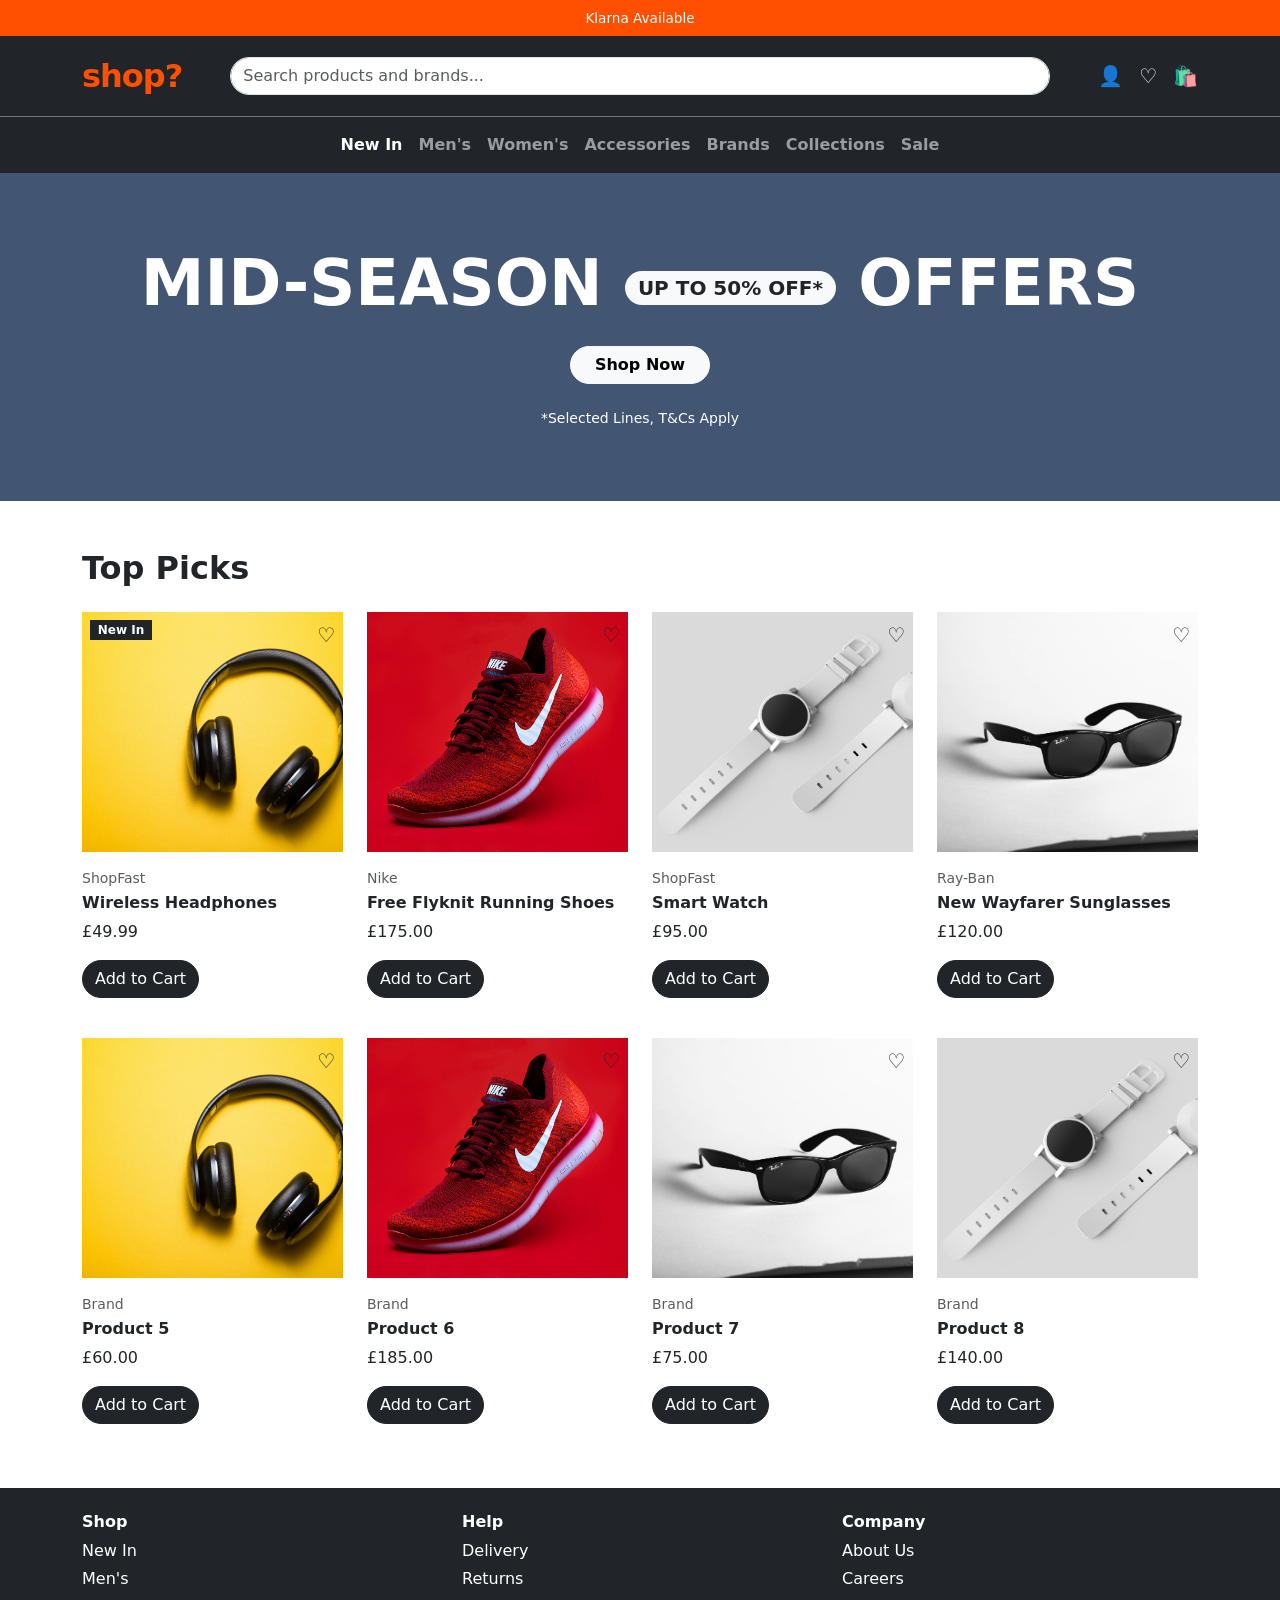
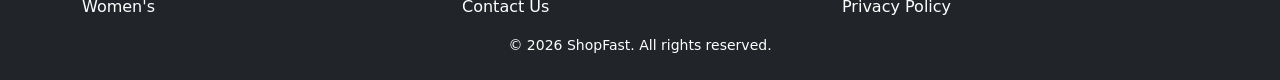
<file: assignment-2/index.html>
<!DOCTYPE html>
<html lang="en">
<head>
  <meta charset="UTF-8">
  <meta name="viewport" content="width=device-width, initial-scale=1">
  <title>ShopFast - Home</title>
  <link href="https://cdn.jsdelivr.net/npm/bootstrap@5.3.3/dist/css/bootstrap.min.css" rel="stylesheet">
  <link rel="stylesheet" href="style.css">
</head>
<body>

  <!-- Announcement bar -->
  <div class="announcement text-center text-white py-2">Klarna Available</div>

  <!-- Header: logo, search, icons -->
  <header class="bg-dark py-3">
    <div class="container d-flex flex-wrap align-items-center">
      <a href="index.html" class="logo text-decoration-none order-1">shop?</a>
      <form class="col-12 col-md order-3 order-md-2 mt-3 mt-md-0 mx-md-5">
        <input type="search" class="form-control rounded-pill" placeholder="Search products and brands...">
      </form>
      <div class="order-2 order-md-3 ms-auto text-white fs-5">
        <span class="me-3">👤</span><span class="me-3">♡</span><span>🛍️</span>
      </div>
    </div>
  </header>

  <!-- Nav row -->
  <nav class="navbar navbar-expand-md navbar-dark bg-dark border-top border-secondary">
    <div class="container">
      <span class="navbar-text text-white d-md-none">Menu</span>
      <button class="navbar-toggler" type="button" data-bs-toggle="collapse" data-bs-target="#menu">
        <span class="navbar-toggler-icon"></span>
      </button>
      <div class="collapse navbar-collapse" id="menu">
        <ul class="navbar-nav mx-auto fw-bold">
          <li class="nav-item"><a class="nav-link active" href="index.html">New In</a></li>
          <li class="nav-item"><a class="nav-link" href="#">Men's</a></li>
          <li class="nav-item"><a class="nav-link" href="#">Women's</a></li>
          <li class="nav-item"><a class="nav-link" href="#">Accessories</a></li>
          <li class="nav-item"><a class="nav-link" href="#">Brands</a></li>
          <li class="nav-item"><a class="nav-link" href="#">Collections</a></li>
          <li class="nav-item"><a class="nav-link" href="#">Sale</a></li>
        </ul>
      </div>
    </div>
  </nav>

  <!-- Hero banner -->
  <section class="hero text-white text-center py-5">
    <div class="container py-4">
      <h1 class="display-3 fw-bold text-uppercase">
        Mid-Season
        <span class="badge rounded-pill bg-light text-dark fs-5 align-middle">Up to 50% off*</span>
        Offers
      </h1>
      <a href="#" class="btn btn-light rounded-pill fw-bold px-4 mt-3">Shop Now</a>
      <p class="small mt-4 mb-0">*Selected Lines, T&amp;Cs Apply</p>
    </div>
  </section>

  <!-- Product grid -->
  <main class="container my-5">
    <h2 class="fw-bold mb-4">Top Picks</h2>
    <div class="row row-cols-1 row-cols-sm-2 row-cols-lg-4 g-4">

      <div class="col">
        <div class="card border-0 h-100">
          <div class="position-relative">
            <img src="p1.jpg" class="card-img-top" alt="Headphones">
            <span class="badge bg-dark rounded-0 position-absolute top-0 start-0 m-2">New In</span>
            <span class="position-absolute top-0 end-0 m-2 fs-5">♡</span>
          </div>
          <div class="card-body px-0">
            <p class="small text-muted mb-1">ShopFast</p>
            <h5 class="card-title fs-6 fw-bold"><a href="product.html">Wireless Headphones</a></h5>
            <p class="card-text">£49.99</p>
            <button class="btn btn-dark rounded-pill">Add to Cart</button>
          </div>
        </div>
      </div>

      <div class="col">
        <div class="card border-0 h-100">
          <div class="position-relative">
            <img src="p2.jpg" class="card-img-top" alt="Running Shoes">
            <span class="position-absolute top-0 end-0 m-2 fs-5">♡</span>
          </div>
          <div class="card-body px-0">
            <p class="small text-muted mb-1">Nike</p>
            <h5 class="card-title fs-6 fw-bold"><a href="product.html">Free Flyknit Running Shoes</a></h5>
            <p class="card-text">£175.00</p>
            <button class="btn btn-dark rounded-pill">Add to Cart</button>
          </div>
        </div>
      </div>

      <div class="col">
        <div class="card border-0 h-100">
          <div class="position-relative">
            <img src="p3.jpg" class="card-img-top" alt="Smart Watch">
            <span class="position-absolute top-0 end-0 m-2 fs-5">♡</span>
          </div>
          <div class="card-body px-0">
            <p class="small text-muted mb-1">ShopFast</p>
            <h5 class="card-title fs-6 fw-bold"><a href="product.html">Smart Watch</a></h5>
            <p class="card-text">£95.00</p>
            <button class="btn btn-dark rounded-pill">Add to Cart</button>
          </div>
        </div>
      </div>

      <div class="col">
        <div class="card border-0 h-100">
          <div class="position-relative">
            <img src="p4.jpg" class="card-img-top" alt="Sunglasses">
            <span class="position-absolute top-0 end-0 m-2 fs-5">♡</span>
          </div>
          <div class="card-body px-0">
            <p class="small text-muted mb-1">Ray-Ban</p>
            <h5 class="card-title fs-6 fw-bold"><a href="product.html">New Wayfarer Sunglasses</a></h5>
            <p class="card-text">£120.00</p>
            <button class="btn btn-dark rounded-pill">Add to Cart</button>
          </div>
        </div>
      </div>

      <div class="col">
        <div class="card border-0 h-100">
          <div class="position-relative">
            <img src="p1.jpg" class="card-img-top" alt="Product 5">
            <span class="position-absolute top-0 end-0 m-2 fs-5">♡</span>
          </div>
          <div class="card-body px-0">
            <p class="small text-muted mb-1">Brand</p>
            <h5 class="card-title fs-6 fw-bold"><a href="product.html">Product 5</a></h5>
            <p class="card-text">£60.00</p>
            <button class="btn btn-dark rounded-pill">Add to Cart</button>
          </div>
        </div>
      </div>

      <div class="col">
        <div class="card border-0 h-100">
          <div class="position-relative">
            <img src="p2.jpg" class="card-img-top" alt="Product 6">
            <span class="position-absolute top-0 end-0 m-2 fs-5">♡</span>
          </div>
          <div class="card-body px-0">
            <p class="small text-muted mb-1">Brand</p>
            <h5 class="card-title fs-6 fw-bold"><a href="product.html">Product 6</a></h5>
            <p class="card-text">£185.00</p>
            <button class="btn btn-dark rounded-pill">Add to Cart</button>
          </div>
        </div>
      </div>

      <div class="col">
        <div class="card border-0 h-100">
          <div class="position-relative">
            <img src="p4.jpg" class="card-img-top" alt="Product 7">
            <span class="position-absolute top-0 end-0 m-2 fs-5">♡</span>
          </div>
          <div class="card-body px-0">
            <p class="small text-muted mb-1">Brand</p>
            <h5 class="card-title fs-6 fw-bold"><a href="product.html">Product 7</a></h5>
            <p class="card-text">£75.00</p>
            <button class="btn btn-dark rounded-pill">Add to Cart</button>
          </div>
        </div>
      </div>

      <div class="col">
        <div class="card border-0 h-100">
          <div class="position-relative">
            <img src="p3.jpg" class="card-img-top" alt="Product 8">
            <span class="position-absolute top-0 end-0 m-2 fs-5">♡</span>
          </div>
          <div class="card-body px-0">
            <p class="small text-muted mb-1">Brand</p>
            <h5 class="card-title fs-6 fw-bold"><a href="product.html">Product 8</a></h5>
            <p class="card-text">£140.00</p>
            <button class="btn btn-dark rounded-pill">Add to Cart</button>
          </div>
        </div>
      </div>

    </div>
  </main>

  <!-- Footer -->
  <footer class="bg-dark text-white py-4 mt-5">
    <div class="container">
      <div class="row row-cols-1 row-cols-md-3 g-4 mb-3">
        <div class="col">
          <h6 class="fw-bold">Shop</h6>
          <p class="mb-1">New In</p><p class="mb-1">Men's</p><p class="mb-0">Women's</p>
        </div>
        <div class="col">
          <h6 class="fw-bold">Help</h6>
          <p class="mb-1">Delivery</p><p class="mb-1">Returns</p><p class="mb-0">Contact Us</p>
        </div>
        <div class="col">
          <h6 class="fw-bold">Company</h6>
          <p class="mb-1">About Us</p><p class="mb-1">Careers</p><p class="mb-0">Privacy Policy</p>
        </div>
      </div>
      <p class="text-center small mb-0">&copy; 2026 ShopFast. All rights reserved.</p>
    </div>
  </footer>

  <script src="https://cdn.jsdelivr.net/npm/bootstrap@5.3.3/dist/js/bootstrap.bundle.min.js"></script>
</body>
</html>
</file>
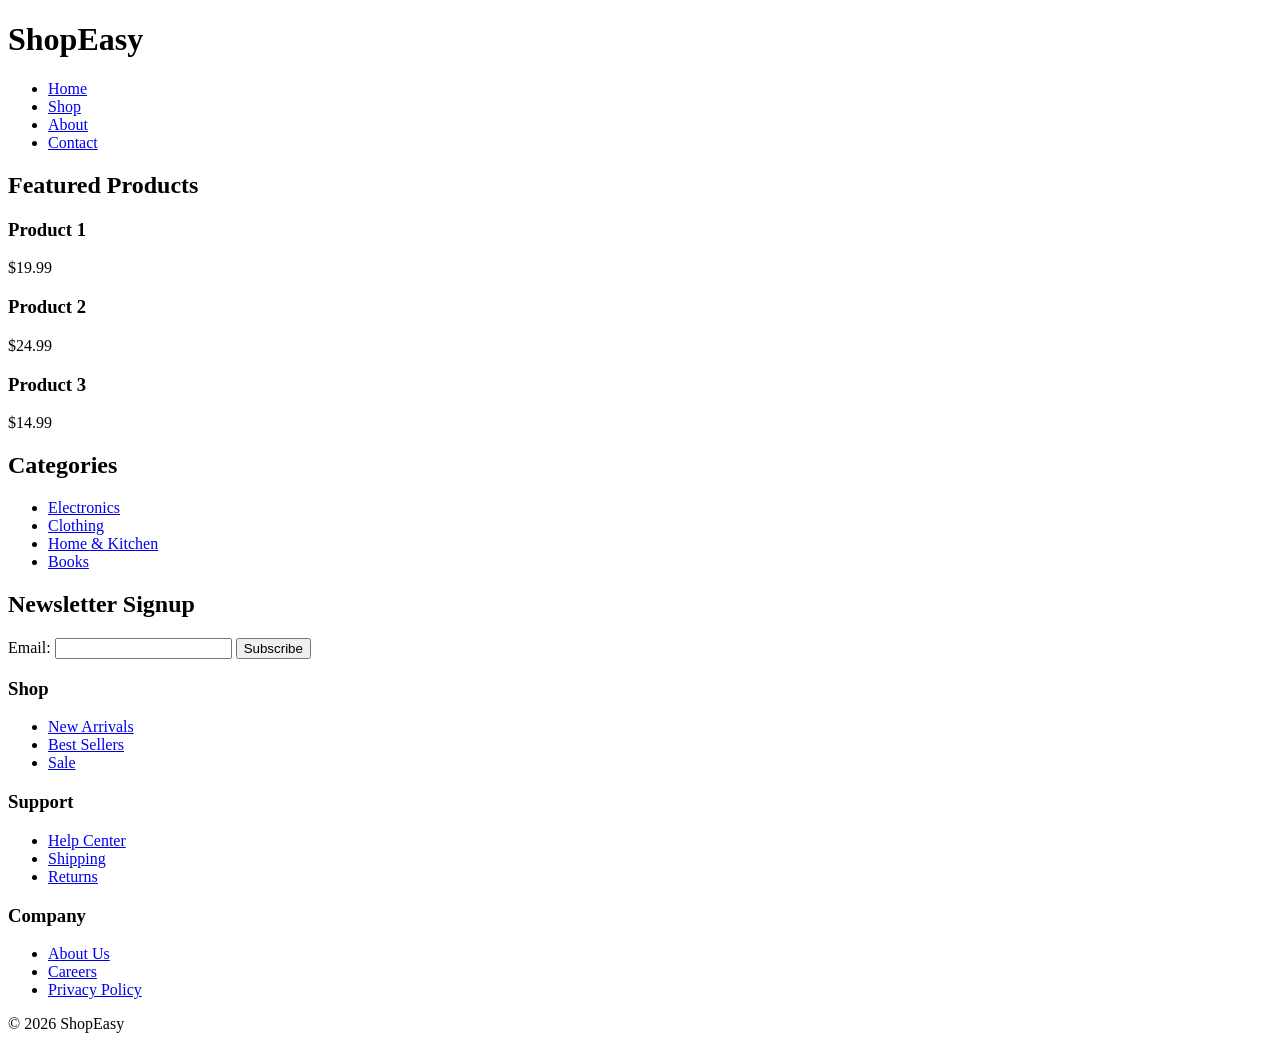
<file: lab-1/index.html>
<!DOCTYPE html>
<html lang="en">
<head>
  <meta charset="UTF-8">
  <meta name="viewport" content="width=device-width, initial-scale=1">
  <title>ShopEasy - Home</title>
</head>
<body>

  <header>
    <h1>ShopEasy</h1>
    <nav>
      <ul>
        <li><a href="#">Home</a></li>
        <li><a href="#">Shop</a></li>
        <li><a href="#">About</a></li>
        <li><a href="#">Contact</a></li>
      </ul>
    </nav>
  </header>

  <main>

    <section>
      <h2>Featured Products</h2>
      <article>
        <h3>Product 1</h3>
        <p>$19.99</p>
      </article>
      <article>
        <h3>Product 2</h3>
        <p>$24.99</p>
      </article>
      <article>
        <h3>Product 3</h3>
        <p>$14.99</p>
      </article>
    </section>

    <section>
      <h2>Categories</h2>
      <ul>
        <li><a href="#">Electronics</a></li>
        <li><a href="#">Clothing</a></li>
        <li><a href="#">Home &amp; Kitchen</a></li>
        <li><a href="#">Books</a></li>
      </ul>
    </section>

    <section>
      <h2>Newsletter Signup</h2>
      <form>
        <label for="email">Email:</label>
        <input type="email" id="email" name="email">
        <button type="submit">Subscribe</button>
      </form>
    </section>

  </main>

  <footer>
    <div>
      <h3>Shop</h3>
      <ul>
        <li><a href="#">New Arrivals</a></li>
        <li><a href="#">Best Sellers</a></li>
        <li><a href="#">Sale</a></li>
      </ul>
    </div>
    <div>
      <h3>Support</h3>
      <ul>
        <li><a href="#">Help Center</a></li>
        <li><a href="#">Shipping</a></li>
        <li><a href="#">Returns</a></li>
      </ul>
    </div>
    <div>
      <h3>Company</h3>
      <ul>
        <li><a href="#">About Us</a></li>
        <li><a href="#">Careers</a></li>
        <li><a href="#">Privacy Policy</a></li>
      </ul>
    </div>
    <p>&copy; 2026 ShopEasy</p>
  </footer>

</body>
</html>
</file>
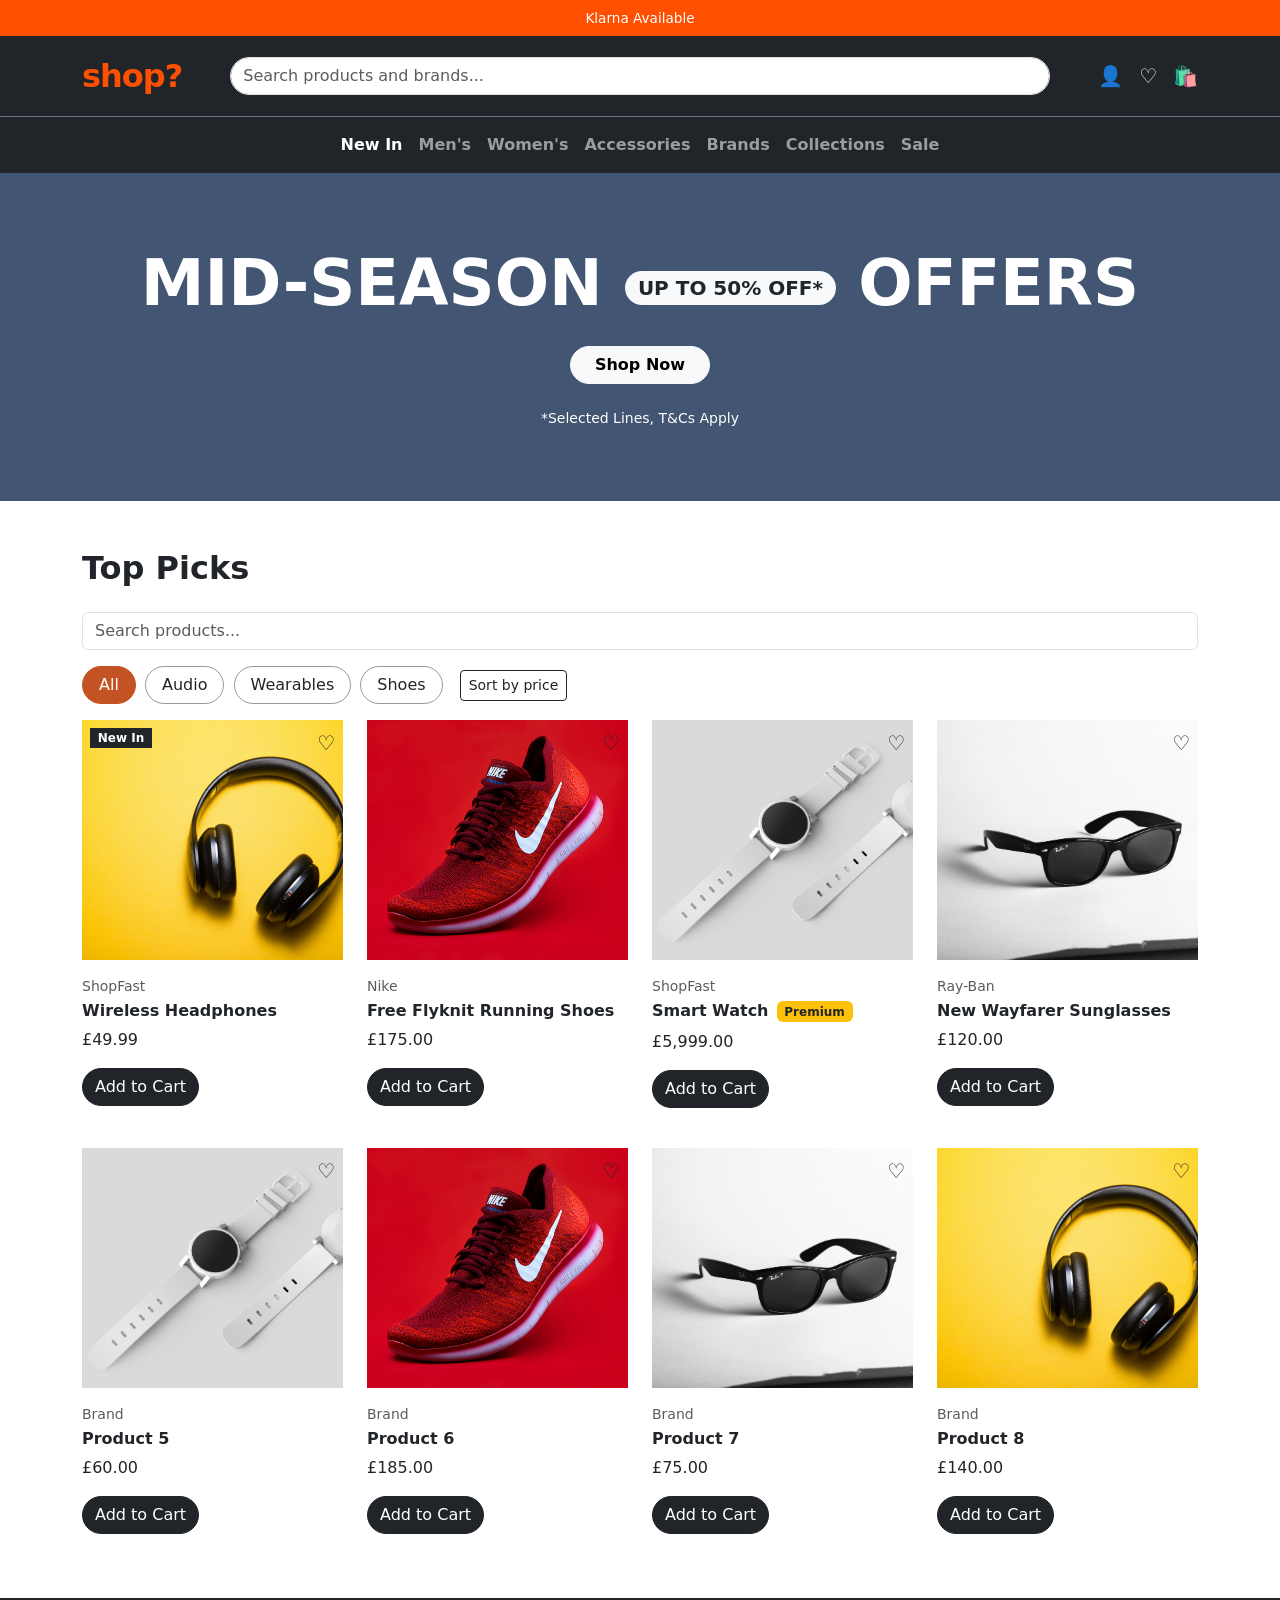
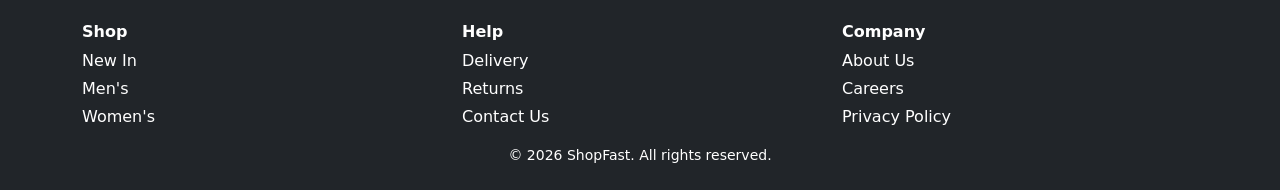
<file: midterm/index.html>
<!DOCTYPE html>
<html lang="en">
<head>
  <meta charset="UTF-8">
  <meta name="viewport" content="width=device-width, initial-scale=1">
  <title>ShopFast - Home</title>
  <link href="https://cdn.jsdelivr.net/npm/bootstrap@5.3.3/dist/css/bootstrap.min.css" rel="stylesheet">
  <link rel="stylesheet" href="style.css">
</head>
<body>

  <!-- Announcement bar -->
  <div class="announcement text-center text-white py-2">Klarna Available</div>

  <!-- Header: logo, search, icons -->
  <header class="bg-dark py-3">
    <div class="container d-flex flex-wrap align-items-center">
      <a href="index.html" class="logo text-decoration-none order-1">shop?</a>
      <form class="col-12 col-md order-3 order-md-2 mt-3 mt-md-0 mx-md-5">
        <input type="search" class="form-control rounded-pill" placeholder="Search products and brands...">
      </form>
      <div class="order-2 order-md-3 ms-auto text-white fs-5">
        <span class="me-3">👤</span><span class="me-3">♡</span><span>🛍️</span>
      </div>
    </div>
  </header>

  <!-- Nav row -->
  <nav class="navbar navbar-expand-md navbar-dark bg-dark border-top border-secondary">
    <div class="container">
      <span class="navbar-text text-white d-md-none">Menu</span>
      <button class="navbar-toggler" type="button" data-bs-toggle="collapse" data-bs-target="#menu">
        <span class="navbar-toggler-icon"></span>
      </button>
      <div class="collapse navbar-collapse" id="menu">
        <ul class="navbar-nav mx-auto fw-bold">
          <li class="nav-item"><a class="nav-link active" href="index.html">New In</a></li>
          <li class="nav-item"><a class="nav-link" href="#">Men's</a></li>
          <li class="nav-item"><a class="nav-link" href="#">Women's</a></li>
          <li class="nav-item"><a class="nav-link" href="#">Accessories</a></li>
          <li class="nav-item"><a class="nav-link" href="#">Brands</a></li>
          <li class="nav-item"><a class="nav-link" href="#">Collections</a></li>
          <li class="nav-item"><a class="nav-link" href="#">Sale</a></li>
        </ul>
      </div>
    </div>
  </nav>

  <!-- Hero banner -->
  <section class="hero text-white text-center py-5">
    <div class="container py-4">
      <h1 class="display-3 fw-bold text-uppercase">
        Mid-Season
        <span class="badge rounded-pill bg-light text-dark fs-5 align-middle">Up to 50% off*</span>
        Offers
      </h1>
      <a href="#" class="btn btn-light rounded-pill fw-bold px-4 mt-3">Shop Now</a>
      <p class="small mt-4 mb-0">*Selected Lines, T&amp;Cs Apply</p>
    </div>
  </section>

  <!-- Product grid -->
  <main class="container my-5">
    <h2 class="fw-bold mb-4">Top Picks</h2>

    <!-- Task 3: search box -->
    <input type="search" id="search" class="form-control mb-3" placeholder="Search products...">

    <!-- Task 1: category filter (radios must come before the grid) -->
    <div id="filter">
      <input type="radio" name="cat" id="all" checked><label for="all">All</label>
      <input type="radio" name="cat" id="audio"><label for="audio">Audio</label>
      <input type="radio" name="cat" id="wear"><label for="wear">Wearables</label>
      <input type="radio" name="cat" id="shoes"><label for="shoes">Shoes</label>

      <button id="sort" class="btn btn-outline-dark btn-sm ms-2">Sort by price</button>

      <p id="empty" class="text-center my-5 d-none">No products found</p>

      <div class="row row-cols-1 row-cols-sm-2 row-cols-lg-4 g-4" id="grid">

        <div class="col audio">
          <div class="card border-0 h-100">
            <div class="position-relative">
              <img src="p1.jpg" class="card-img-top" alt="Headphones">
              <span class="badge bg-dark rounded-0 position-absolute top-0 start-0 m-2">New In</span>
              <span class="position-absolute top-0 end-0 m-2 fs-5">♡</span>
            </div>
            <div class="card-body px-0">
              <p class="small text-muted mb-1">ShopFast</p>
              <h5 class="card-title fs-6 fw-bold"><a href="product.html">Wireless Headphones</a></h5>
              <p class="card-text">£49.99</p>
              <button class="btn btn-dark rounded-pill">Add to Cart</button>
            </div>
          </div>
        </div>

        <div class="col shoes">
          <div class="card border-0 h-100">
            <div class="position-relative">
              <img src="p2.jpg" class="card-img-top" alt="Running Shoes">
              <span class="position-absolute top-0 end-0 m-2 fs-5">♡</span>
            </div>
            <div class="card-body px-0">
              <p class="small text-muted mb-1">Nike</p>
              <h5 class="card-title fs-6 fw-bold"><a href="product.html">Free Flyknit Running Shoes</a></h5>
              <p class="card-text">£175.00</p>
              <button class="btn btn-dark rounded-pill">Add to Cart</button>
            </div>
          </div>
        </div>

        <div class="col wear">
          <div class="card border-0 h-100">
            <div class="position-relative">
              <img src="p3.jpg" class="card-img-top" alt="Smart Watch">
              <span class="position-absolute top-0 end-0 m-2 fs-5">♡</span>
            </div>
            <div class="card-body px-0">
              <p class="small text-muted mb-1">ShopFast</p>
              <h5 class="card-title fs-6 fw-bold"><a href="product.html">Smart Watch</a></h5>
              <p class="card-text">£5,999.00</p>
              <button class="btn btn-dark rounded-pill">Add to Cart</button>
            </div>
          </div>
        </div>

        <div class="col wear">
          <div class="card border-0 h-100">
            <div class="position-relative">
              <img src="p4.jpg" class="card-img-top" alt="Sunglasses">
              <span class="position-absolute top-0 end-0 m-2 fs-5">♡</span>
            </div>
            <div class="card-body px-0">
              <p class="small text-muted mb-1">Ray-Ban</p>
              <h5 class="card-title fs-6 fw-bold"><a href="product.html">New Wayfarer Sunglasses</a></h5>
              <p class="card-text">£120.00</p>
              <button class="btn btn-dark rounded-pill">Add to Cart</button>
            </div>
          </div>
        </div>

        <div class="col audio">
          <div class="card border-0 h-100">
            <div class="position-relative">
              <img src="p3.jpg" class="card-img-top" alt="Product 5">
              <span class="position-absolute top-0 end-0 m-2 fs-5">♡</span>
            </div>
            <div class="card-body px-0">
              <p class="small text-muted mb-1">Brand</p>
              <h5 class="card-title fs-6 fw-bold"><a href="product.html">Product 5</a></h5>
              <p class="card-text">£60.00</p>
              <button class="btn btn-dark rounded-pill">Add to Cart</button>
            </div>
          </div>
        </div>

        <div class="col shoes">
          <div class="card border-0 h-100">
            <div class="position-relative">
              <img src="p2.jpg" class="card-img-top" alt="Product 6">
              <span class="position-absolute top-0 end-0 m-2 fs-5">♡</span>
            </div>
            <div class="card-body px-0">
              <p class="small text-muted mb-1">Brand</p>
              <h5 class="card-title fs-6 fw-bold"><a href="product.html">Product 6</a></h5>
              <p class="card-text">£185.00</p>
              <button class="btn btn-dark rounded-pill">Add to Cart</button>
            </div>
          </div>
        </div>

        <div class="col wear">
          <div class="card border-0 h-100">
            <div class="position-relative">
              <img src="p4.jpg" class="card-img-top" alt="Product 7">
              <span class="position-absolute top-0 end-0 m-2 fs-5">♡</span>
            </div>
            <div class="card-body px-0">
              <p class="small text-muted mb-1">Brand</p>
              <h5 class="card-title fs-6 fw-bold"><a href="product.html">Product 7</a></h5>
              <p class="card-text">£75.00</p>
              <button class="btn btn-dark rounded-pill">Add to Cart</button>
            </div>
          </div>
        </div>

        <div class="col wear">
          <div class="card border-0 h-100">
            <div class="position-relative">
              <img src="p1.jpg" class="card-img-top" alt="Product 8">
              <span class="position-absolute top-0 end-0 m-2 fs-5">♡</span>
            </div>
            <div class="card-body px-0">
              <p class="small text-muted mb-1">Brand</p>
              <h5 class="card-title fs-6 fw-bold"><a href="product.html">Product 8</a></h5>
              <p class="card-text">£140.00</p>
              <button class="btn btn-dark rounded-pill">Add to Cart</button>
            </div>
          </div>
        </div>

      </div>
    </div>
  </main>

  <!-- Footer -->
  <footer class="bg-dark text-white py-4 mt-5">
    <div class="container">
      <div class="row row-cols-1 row-cols-md-3 g-4 mb-3">
        <div class="col">
          <h6 class="fw-bold">Shop</h6>
          <p class="mb-1">New In</p><p class="mb-1">Men's</p><p class="mb-0">Women's</p>
        </div>
        <div class="col">
          <h6 class="fw-bold">Help</h6>
          <p class="mb-1">Delivery</p><p class="mb-1">Returns</p><p class="mb-0">Contact Us</p>
        </div>
        <div class="col">
          <h6 class="fw-bold">Company</h6>
          <p class="mb-1">About Us</p><p class="mb-1">Careers</p><p class="mb-0">Privacy Policy</p>
        </div>
      </div>
      <p class="text-center small mb-0">&copy; 2026 ShopFast. All rights reserved.</p>
    </div>
  </footer>

  <script src="https://cdn.jsdelivr.net/npm/bootstrap@5.3.3/dist/js/bootstrap.bundle.min.js"></script>
  <script src="script.js"></script>
</body>
</html>
</file>
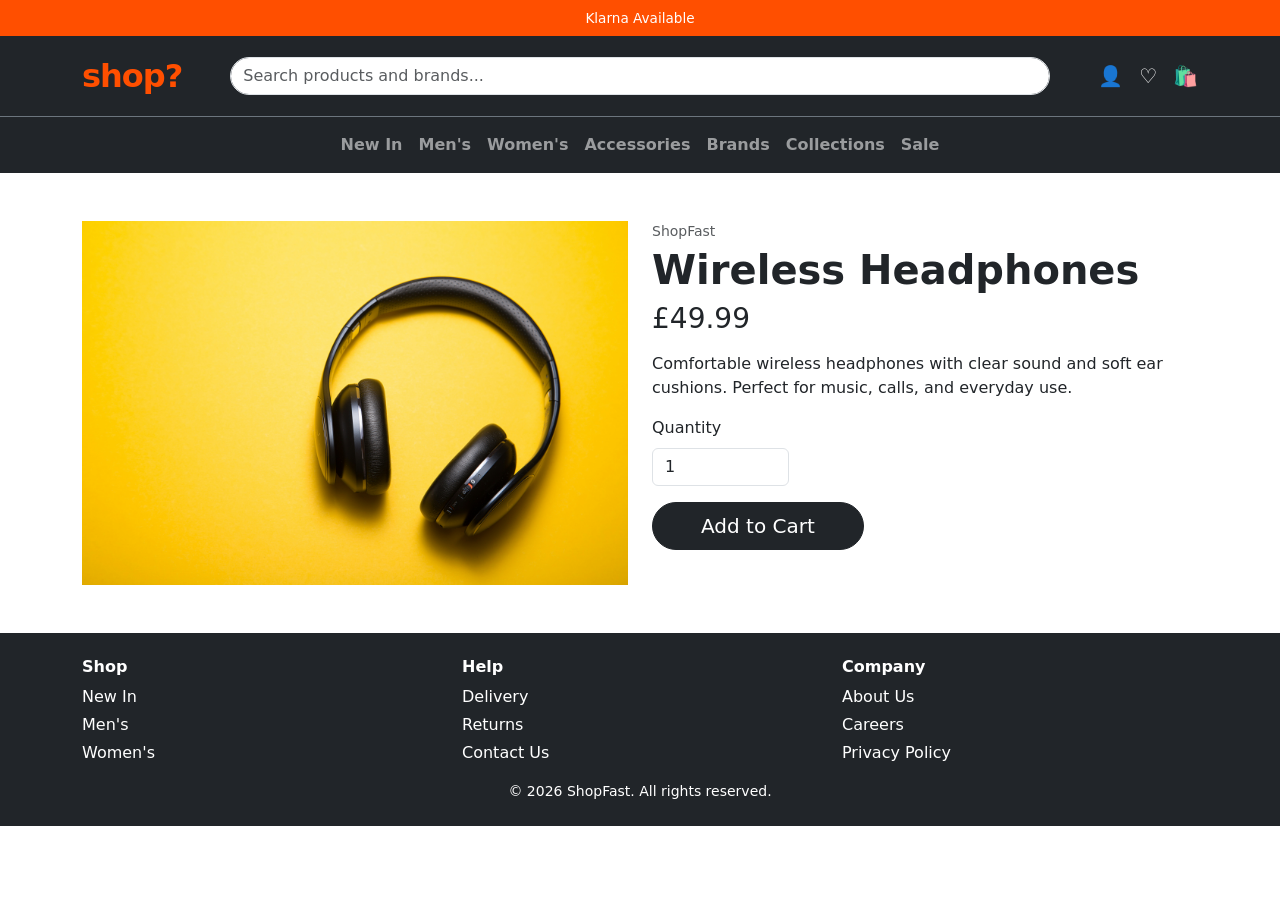
<file: assignment-2/product.html>
<!DOCTYPE html>
<html lang="en">
<head>
  <meta charset="UTF-8">
  <meta name="viewport" content="width=device-width, initial-scale=1">
  <title>ShopFast - Wireless Headphones</title>
  <link href="https://cdn.jsdelivr.net/npm/bootstrap@5.3.3/dist/css/bootstrap.min.css" rel="stylesheet">
  <link rel="stylesheet" href="style.css">
</head>
<body>

  <div class="announcement text-center text-white py-2">Klarna Available</div>

  <header class="bg-dark py-3">
    <div class="container d-flex flex-wrap align-items-center">
      <a href="index.html" class="logo text-decoration-none order-1">shop?</a>
      <form class="col-12 col-md order-3 order-md-2 mt-3 mt-md-0 mx-md-5">
        <input type="search" class="form-control rounded-pill" placeholder="Search products and brands...">
      </form>
      <div class="order-2 order-md-3 ms-auto text-white fs-5">
        <span class="me-3">👤</span><span class="me-3">♡</span><span>🛍️</span>
      </div>
    </div>
  </header>

  <nav class="navbar navbar-expand-md navbar-dark bg-dark border-top border-secondary">
    <div class="container">
      <span class="navbar-text text-white d-md-none">Menu</span>
      <button class="navbar-toggler" type="button" data-bs-toggle="collapse" data-bs-target="#menu">
        <span class="navbar-toggler-icon"></span>
      </button>
      <div class="collapse navbar-collapse" id="menu">
        <ul class="navbar-nav mx-auto fw-bold">
          <li class="nav-item"><a class="nav-link" href="index.html">New In</a></li>
          <li class="nav-item"><a class="nav-link" href="#">Men's</a></li>
          <li class="nav-item"><a class="nav-link" href="#">Women's</a></li>
          <li class="nav-item"><a class="nav-link" href="#">Accessories</a></li>
          <li class="nav-item"><a class="nav-link" href="#">Brands</a></li>
          <li class="nav-item"><a class="nav-link" href="#">Collections</a></li>
          <li class="nav-item"><a class="nav-link" href="#">Sale</a></li>
        </ul>
      </div>
    </div>
  </nav>

  <main class="container my-5">
    <div class="row g-4">
      <div class="col-12 col-md-6">
        <img src="p1.jpg" class="img-fluid" alt="Wireless Headphones">
      </div>
      <div class="col-12 col-md-6">
        <p class="small text-muted mb-1">ShopFast</p>
        <h1 class="fw-bold">Wireless Headphones</h1>
        <h3 class="mb-3">£49.99</h3>
        <p>Comfortable wireless headphones with clear sound and soft ear cushions. Perfect for music, calls, and everyday use.</p>
        <div class="mb-3">
          <label for="qty" class="form-label">Quantity</label>
          <input type="number" id="qty" class="form-control w-25" value="1" min="1">
        </div>
        <button class="btn btn-dark btn-lg rounded-pill px-5">Add to Cart</button>
      </div>
    </div>
  </main>

  <footer class="bg-dark text-white py-4 mt-5">
    <div class="container">
      <div class="row row-cols-1 row-cols-md-3 g-4 mb-3">
        <div class="col">
          <h6 class="fw-bold">Shop</h6>
          <p class="mb-1">New In</p><p class="mb-1">Men's</p><p class="mb-0">Women's</p>
        </div>
        <div class="col">
          <h6 class="fw-bold">Help</h6>
          <p class="mb-1">Delivery</p><p class="mb-1">Returns</p><p class="mb-0">Contact Us</p>
        </div>
        <div class="col">
          <h6 class="fw-bold">Company</h6>
          <p class="mb-1">About Us</p><p class="mb-1">Careers</p><p class="mb-0">Privacy Policy</p>
        </div>
      </div>
      <p class="text-center small mb-0">&copy; 2026 ShopFast. All rights reserved.</p>
    </div>
  </footer>

  <script src="https://cdn.jsdelivr.net/npm/bootstrap@5.3.3/dist/js/bootstrap.bundle.min.js"></script>
</body>
</html>
</file>
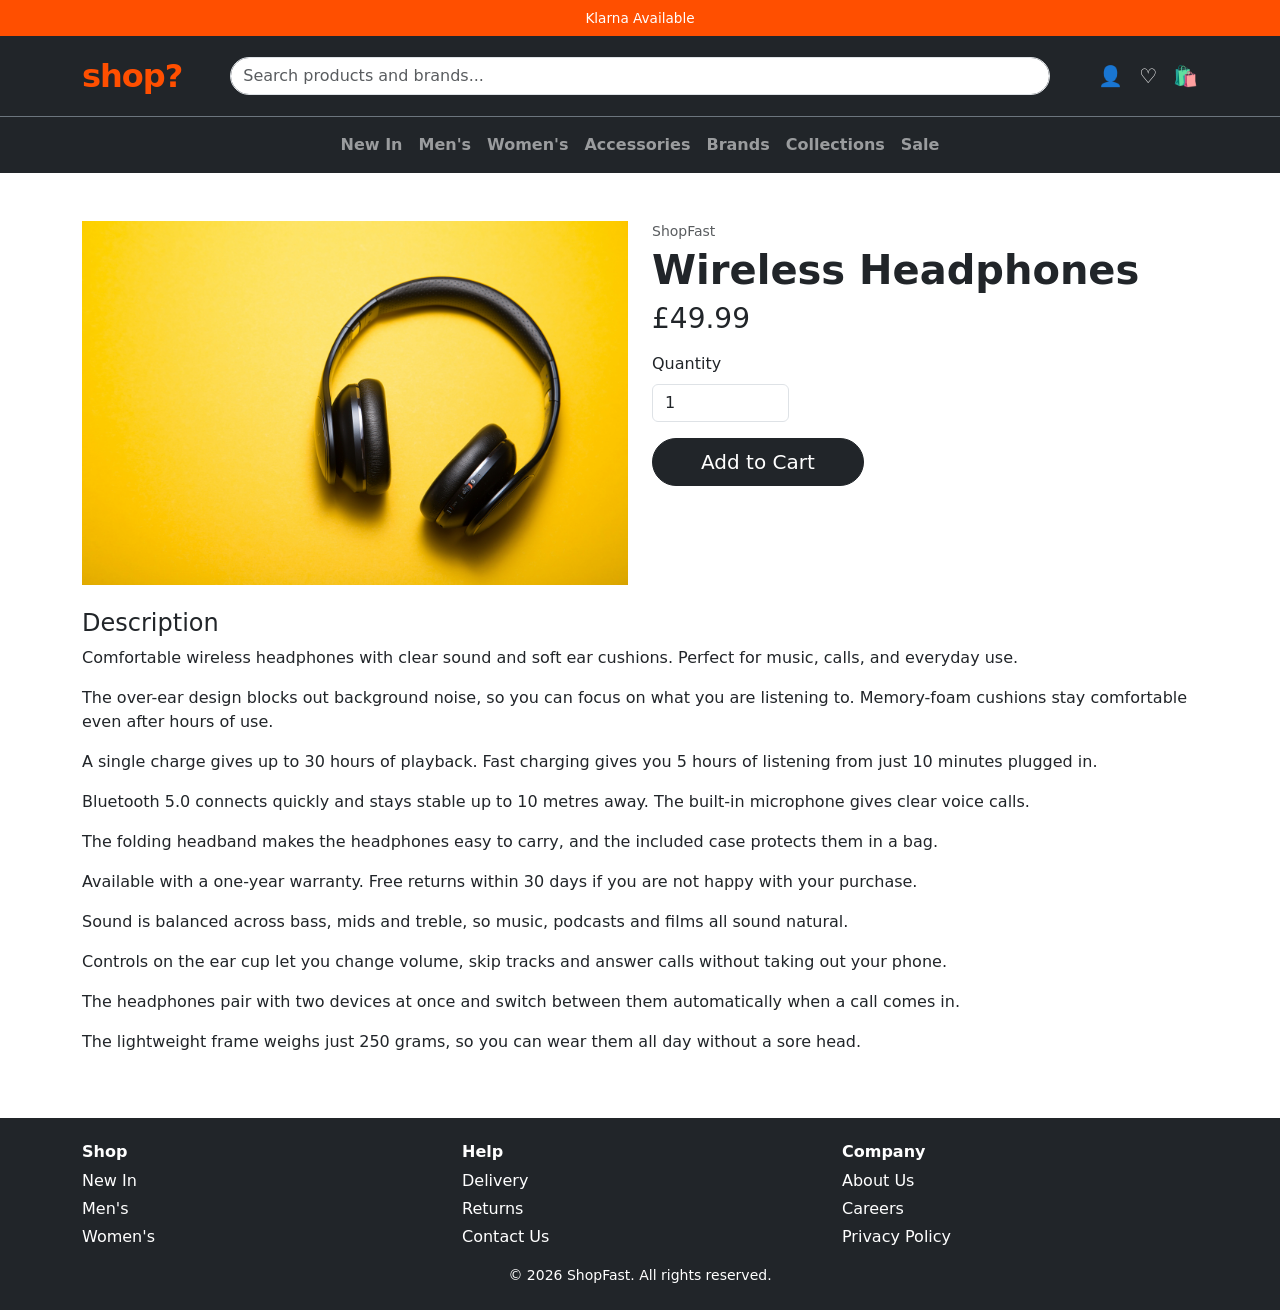
<file: midterm/product.html>
<!DOCTYPE html>
<html lang="en">
<head>
  <meta charset="UTF-8">
  <meta name="viewport" content="width=device-width, initial-scale=1">
  <title>ShopFast - Wireless Headphones</title>
  <link href="https://cdn.jsdelivr.net/npm/bootstrap@5.3.3/dist/css/bootstrap.min.css" rel="stylesheet">
  <link rel="stylesheet" href="style.css">
</head>
<body>

  <div class="announcement text-center text-white py-2">Klarna Available</div>

  <header class="bg-dark py-3">
    <div class="container d-flex flex-wrap align-items-center">
      <a href="index.html" class="logo text-decoration-none order-1">shop?</a>
      <form class="col-12 col-md order-3 order-md-2 mt-3 mt-md-0 mx-md-5">
        <input type="search" class="form-control rounded-pill" placeholder="Search products and brands...">
      </form>
      <div class="order-2 order-md-3 ms-auto text-white fs-5">
        <span class="me-3">👤</span><span class="me-3">♡</span><span>🛍️</span>
      </div>
    </div>
  </header>

  <nav class="navbar navbar-expand-md navbar-dark bg-dark border-top border-secondary">
    <div class="container">
      <span class="navbar-text text-white d-md-none">Menu</span>
      <button class="navbar-toggler" type="button" data-bs-toggle="collapse" data-bs-target="#menu">
        <span class="navbar-toggler-icon"></span>
      </button>
      <div class="collapse navbar-collapse" id="menu">
        <ul class="navbar-nav mx-auto fw-bold">
          <li class="nav-item"><a class="nav-link" href="index.html">New In</a></li>
          <li class="nav-item"><a class="nav-link" href="#">Men's</a></li>
          <li class="nav-item"><a class="nav-link" href="#">Women's</a></li>
          <li class="nav-item"><a class="nav-link" href="#">Accessories</a></li>
          <li class="nav-item"><a class="nav-link" href="#">Brands</a></li>
          <li class="nav-item"><a class="nav-link" href="#">Collections</a></li>
          <li class="nav-item"><a class="nav-link" href="#">Sale</a></li>
        </ul>
      </div>
    </div>
  </nav>

  <main class="container my-5">
    <div class="product-grid">

      <img src="p1.jpg" class="img-fluid pimg" alt="Wireless Headphones">

      <div class="pdetails">
        <p class="small text-muted mb-1">ShopFast</p>
        <h1 class="fw-bold">Wireless Headphones</h1>
        <h3 class="mb-3">£49.99</h3>
        <div class="mb-3">
          <label for="qty" class="form-label">Quantity</label>
          <input type="number" id="qty" class="form-control w-25" value="1" min="1">
        </div>
        <button class="btn btn-dark btn-lg rounded-pill px-5">Add to Cart</button>
      </div>

      <div class="pdesc">
        <h4>Description</h4>
        <p>Comfortable wireless headphones with clear sound and soft ear cushions. Perfect for music, calls, and everyday use.</p>
        <p>The over-ear design blocks out background noise, so you can focus on what you are listening to. Memory-foam cushions stay comfortable even after hours of use.</p>
        <p>A single charge gives up to 30 hours of playback. Fast charging gives you 5 hours of listening from just 10 minutes plugged in.</p>
        <p>Bluetooth 5.0 connects quickly and stays stable up to 10 metres away. The built-in microphone gives clear voice calls.</p>
        <p>The folding headband makes the headphones easy to carry, and the included case protects them in a bag.</p>
        <p>Available with a one-year warranty. Free returns within 30 days if you are not happy with your purchase.</p>
        <p>Sound is balanced across bass, mids and treble, so music, podcasts and films all sound natural.</p>
        <p>Controls on the ear cup let you change volume, skip tracks and answer calls without taking out your phone.</p>
        <p>The headphones pair with two devices at once and switch between them automatically when a call comes in.</p>
        <p>The lightweight frame weighs just 250 grams, so you can wear them all day without a sore head.</p>
      </div>

    </div>
  </main>

  <footer class="bg-dark text-white py-4 mt-5">
    <div class="container">
      <div class="row row-cols-1 row-cols-md-3 g-4 mb-3">
        <div class="col">
          <h6 class="fw-bold">Shop</h6>
          <p class="mb-1">New In</p><p class="mb-1">Men's</p><p class="mb-0">Women's</p>
        </div>
        <div class="col">
          <h6 class="fw-bold">Help</h6>
          <p class="mb-1">Delivery</p><p class="mb-1">Returns</p><p class="mb-0">Contact Us</p>
        </div>
        <div class="col">
          <h6 class="fw-bold">Company</h6>
          <p class="mb-1">About Us</p><p class="mb-1">Careers</p><p class="mb-0">Privacy Policy</p>
        </div>
      </div>
      <p class="text-center small mb-0">&copy; 2026 ShopFast. All rights reserved.</p>
    </div>
  </footer>

  <script src="https://cdn.jsdelivr.net/npm/bootstrap@5.3.3/dist/js/bootstrap.bundle.min.js"></script>
</body>
</html>
</file>
<file: assignment-2/style.css>
.announcement {
  background-color: #ff4f00;
  font-size: 0.85rem;
}

.logo {
  color: #ff4f00;
  font-size: 2rem;
  font-weight: 800;
  letter-spacing: -1px;
}

.hero {
  background-color: #425572;
}

.card-img-top {
  height: 240px;
  object-fit: cover;
  background-color: #eee;
  border-radius: 0;
}

.card-title a {
  text-decoration: none;
  color: inherit;
}
</file>
<file: midterm/style.css>
.announcement {
  background-color: #ff4f00;
  font-size: 0.85rem;
}

.logo {
  color: #ff4f00;
  font-size: 2rem;
  font-weight: 800;
  letter-spacing: -1px;
}

.hero {
  background-color: #425572;
}

.card-img-top {
  height: 240px;
  object-fit: cover;
  background-color: #eee;
  border-radius: 0;
}

.card-title a {
  text-decoration: none;
  color: inherit;
}

/* ---------- Task 1: CSS-only category filter ---------- */
#filter input[type="radio"] { display: none; }

#filter label {
  padding: 6px 16px;
  margin: 0 4px 16px 0;
  border: 1px solid #999;
  border-radius: 20px;
  cursor: pointer;
}

#filter input:checked + label {
  background: hsl(18, 70%, 45%);
  border-color: hsl(18, 70%, 45%);
  color: #fff;
}

#audio:checked ~ #grid .col:not(.audio),
#wear:checked  ~ #grid .col:not(.wear),
#shoes:checked ~ #grid .col:not(.shoes) {
  display: none;
}

/* ---------- Task 2: product page grid + sticky box ---------- */
.product-grid {
  display: grid;
  gap: 24px;
  grid-template-areas:
    "image"
    "details"
    "desc";
}
.pimg     { grid-area: image; }
.pdetails { grid-area: details; }
.pdesc    { grid-area: desc; }

@media (min-width: 654px) {
  .product-grid {
    grid-template-columns: 1fr 1fr;
    grid-template-areas:
      "image details"
      "desc  desc";
  }
  .pdetails {
    position: sticky;
    top: 84px;
    align-self: start;
  }
}
/* ---------- Task 3: hidden by search ---------- */
.no-match { display: none !important; }
</file>
